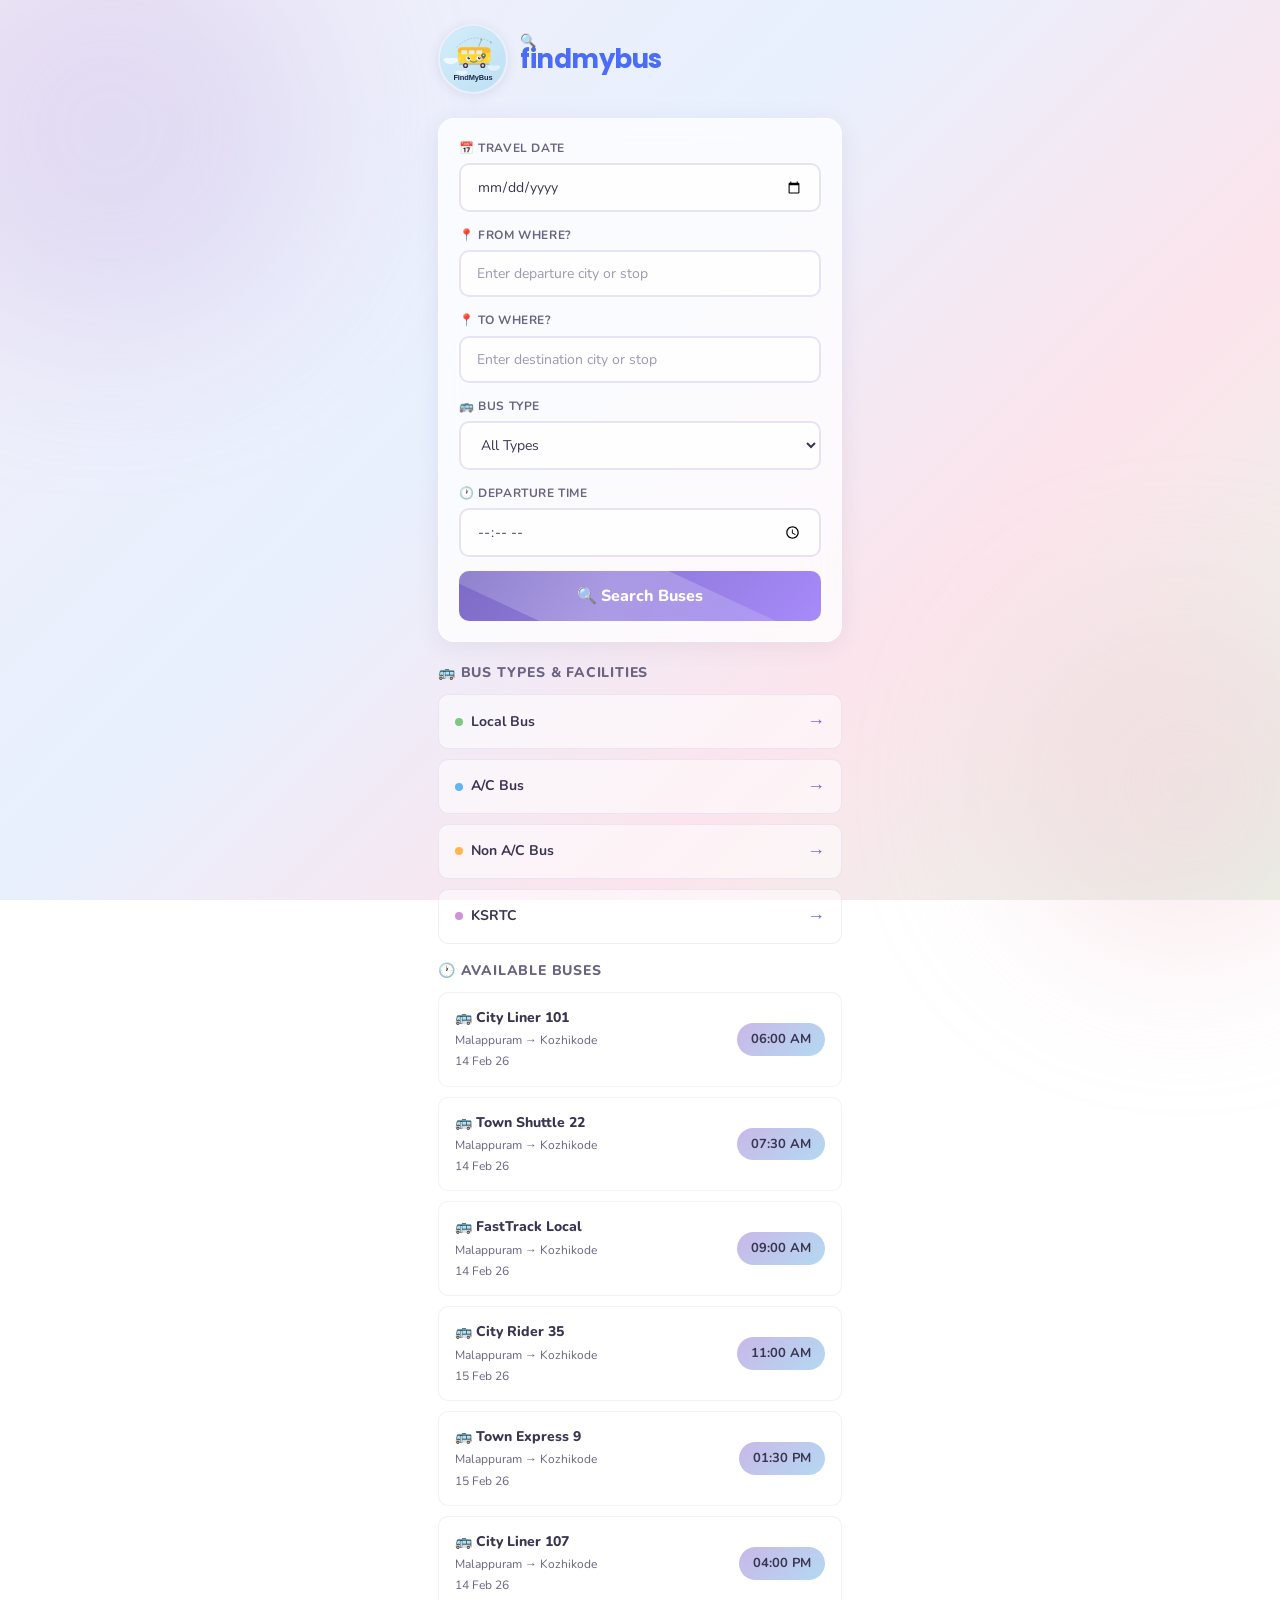
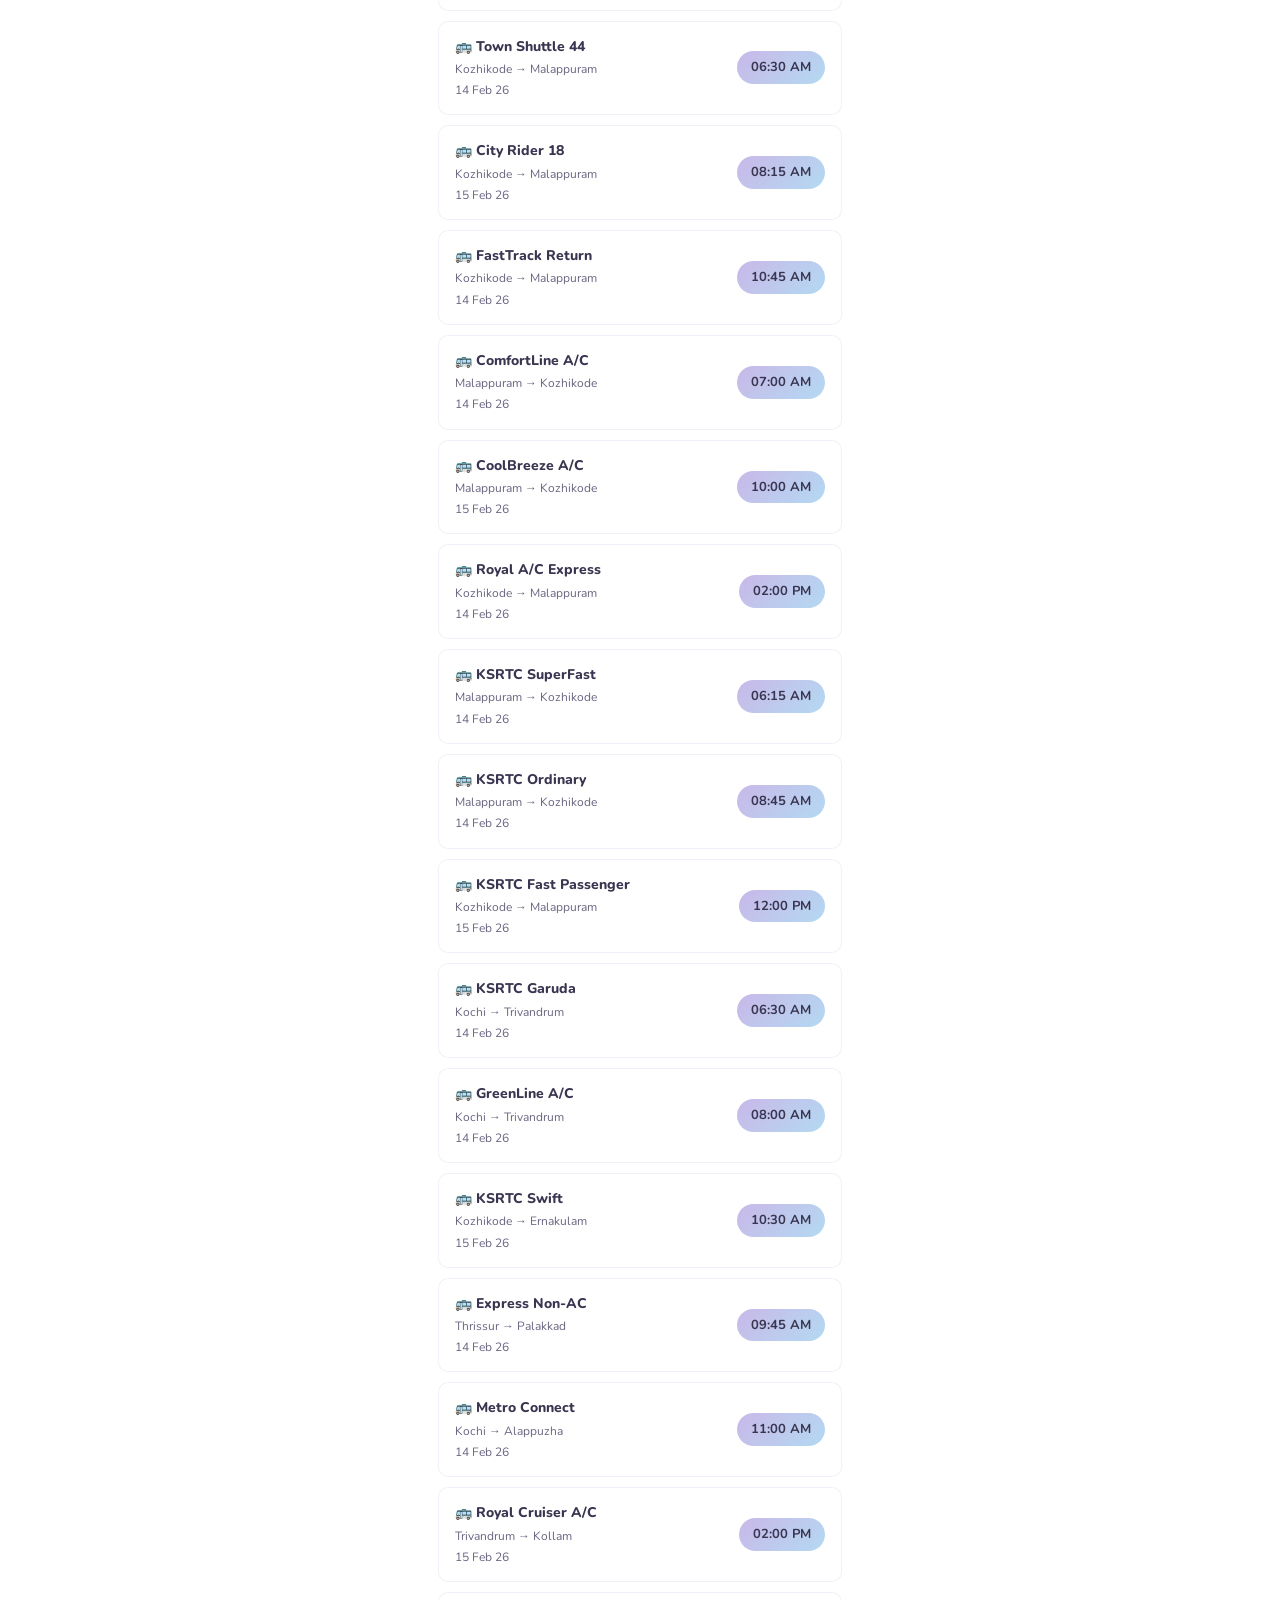
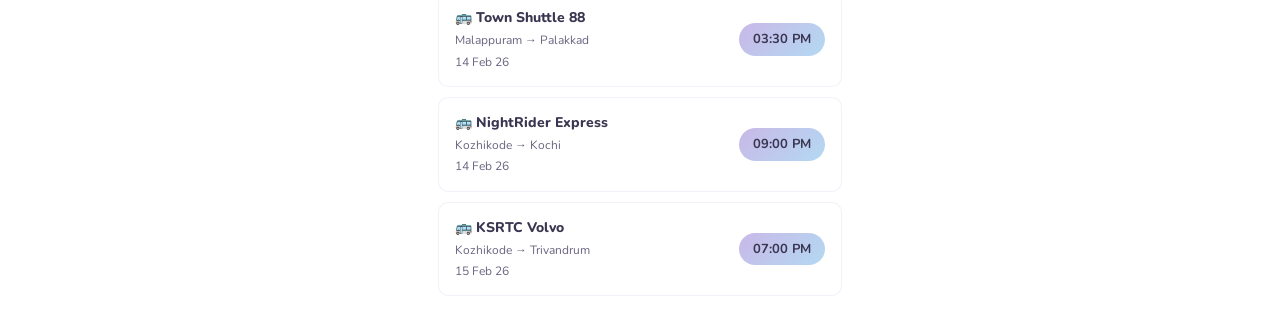
<file: index.html>
<!DOCTYPE html>
<html lang="en">

<head>
  <meta charset="UTF-8">
  <meta name="viewport" content="width=device-width, initial-scale=1.0">
  <meta name="description" content="FindMyBus — Search and book bus tickets easily with cute pastel design">
  <title>FindMyBus — Find Your Perfect Ride</title>
  <link rel="stylesheet" href="styles.css">
</head>

<body data-page="home">
  <div class="container">

    <!-- Brand Header -->
    <div class="brand">
      <!-- FindMyBus Logo -->
      <img src="logo.svg" alt="FindMyBus Logo" class="bus-icon-cute" />
      <div class="brand-text">
        <span class="search-icon-mini">🔍</span>
        <h1>findmybus</h1>
      </div>
    </div>

    <!-- Search Section -->
    <div class="glass-card mb-20">
      <div class="input-group">
        <label>📅 Travel Date</label>
        <input type="date" id="travelDate" placeholder="dd/mm/yy">
      </div>
      <div class="input-group">
        <label>📍 From Where?</label>
        <input type="text" id="fromLocation" placeholder="Enter departure city or stop">
      </div>
      <div class="input-group">
        <label>📍 To Where?</label>
        <input type="text" id="toLocation" placeholder="Enter destination city or stop">
      </div>
      <div class="input-group">
        <label>🚌 Bus Type</label>
        <select id="busType">
          <option value="all">All Types</option>
          <option value="local">Local Bus</option>
          <option value="ac">A/C Bus</option>
          <option value="nonac">Non A/C Bus</option>
          <option value="ksrtc">KSRTC</option>
        </select>
      </div>
      <div class="input-group">
        <label>🕐 Departure Time</label>
        <input type="time" id="travelTime">
      </div>
      <button class="btn-confirm" id="searchBtn" style="margin-top:6px">🔍 Search Buses</button>
    </div>

    <!-- Bus Types with Facilities -->
    <div class="section-title">🚌 Bus Types & Facilities</div>
    <div class="bus-type-list">

      <!-- Local Bus -->
      <div class="bus-type-item" id="localBusType">
        <div class="type-name"><span class="dot" style="background:#81c784"></span> Local Bus</div>
        <span class="arrow-icon">→</span>
      </div>
      <div class="facilities-panel" id="localFacilities">
        <span class="facility-tag">🚌 Regular Stops</span>
        <span class="facility-tag">🎵 Music</span>
        <span class="facility-tag">📱 Customer Support</span>
      </div>

      <!-- A/C Bus -->
      <div class="bus-type-item" id="acBusType">
        <div class="type-name"><span class="dot" style="background:#64b5f6"></span> A/C Bus</div>
        <span class="arrow-icon">→</span>
      </div>
      <div class="facilities-panel" id="acFacilities">
        <span class="facility-tag">❄️ A/C</span>
        <span class="facility-tag">📶 Free WiFi</span>
        <span class="facility-tag">🔌 Charging Plug</span>
        <span class="facility-tag">💧 Water Bottle</span>
        <span class="facility-tag">🎵 Music</span>
        <span class="facility-tag">🧻 Wipes</span>
        <span class="facility-tag">📱 Customer Support</span>
        <span class="facility-tag">🍔 Food Order</span>
      </div>

      <!-- Non A/C Bus -->
      <div class="bus-type-item" id="nonacBusType">
        <div class="type-name"><span class="dot" style="background:#ffb74d"></span> Non A/C Bus</div>
        <span class="arrow-icon">→</span>
      </div>
      <div class="facilities-panel" id="nonacFacilities">
        <span class="facility-tag">💧 Water Bottle</span>
        <span class="facility-tag">🎵 Music</span>
        <span class="facility-tag">📱 Customer Support</span>
      </div>

      <!-- KSRTC -->
      <div class="bus-type-item" id="ksrtcBusType">
        <div class="type-name"><span class="dot" style="background:#ce93d8"></span> KSRTC</div>
        <span class="arrow-icon">→</span>
      </div>
      <div class="facilities-panel" id="ksrtcFacilities">
        <span class="facility-tag">📶 Free WiFi</span>
        <span class="facility-tag">🔌 Charging Plug</span>
        <span class="facility-tag">💧 Water Bottle</span>
        <span class="facility-tag">🎵 Music</span>
        <span class="facility-tag">🧻 Wipes</span>
        <span class="facility-tag">📱 Customer Support</span>
        <span class="facility-tag">🍔 Food Order</span>
      </div>
    </div>

    <!-- Bus List -->
    <div class="section-title">🕐 Available Buses</div>
    <div id="noResults" class="no-results" style="display:none">
      <div class="no-results-icon">🔍</div>
      <p>No buses found for your search.</p>
      <p class="no-results-hint">Try changing your route, date, or bus type.</p>
    </div>
    <div class="bus-list" id="busList"></div>
  </div>

  <script src="app.js"></script>
</body>

</html>
</file>
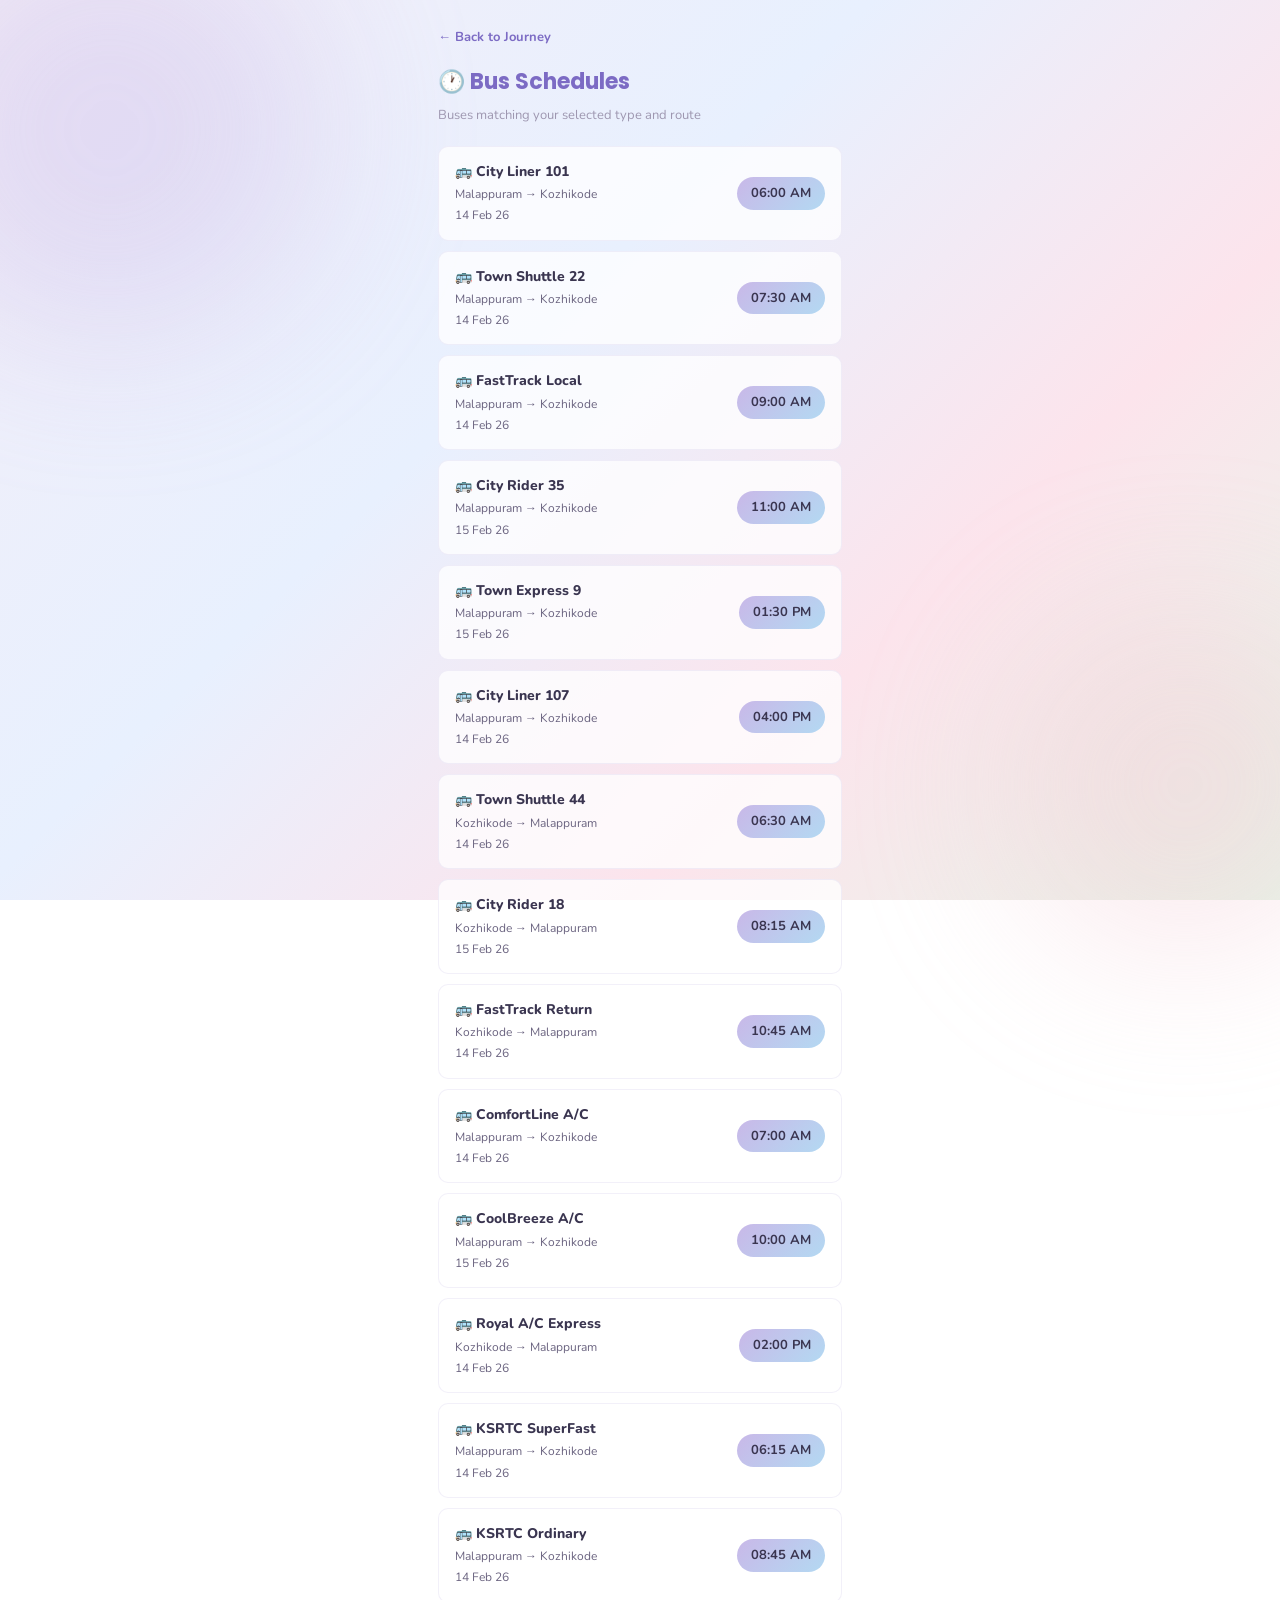
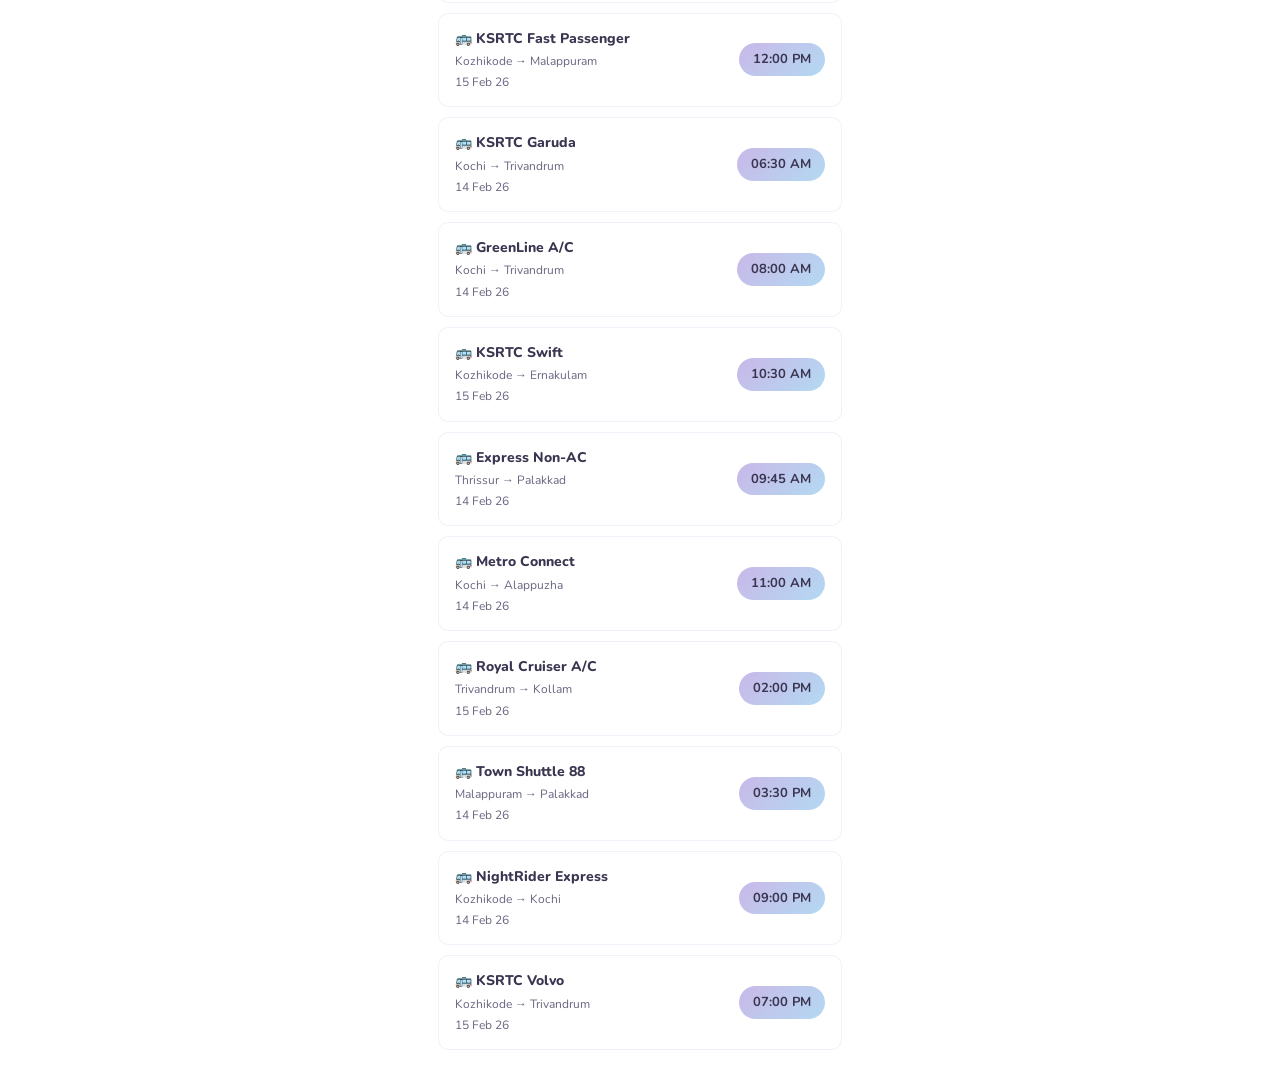
<file: bustime.html>
<!DOCTYPE html>
<html lang="en">

<head>
    <meta charset="UTF-8">
    <meta name="viewport" content="width=device-width, initial-scale=1.0">
    <meta name="description" content="FindMyBus — View bus schedules and timings">
    <title>FindMyBus — Bus Time</title>
    <link rel="stylesheet" href="styles.css">
</head>

<body data-page="bustime">
    <div class="container">

        <a href="journey.html" class="back-link">← Back to Journey</a>

        <h1 class="page-headline">🕐 Bus Schedules</h1>
        <p class="page-sub">Buses matching your selected type and route</p>

        <div class="bus-list" id="timeList"></div>

    </div>

    <script src="app.js"></script>
</body>

</html>
</file>
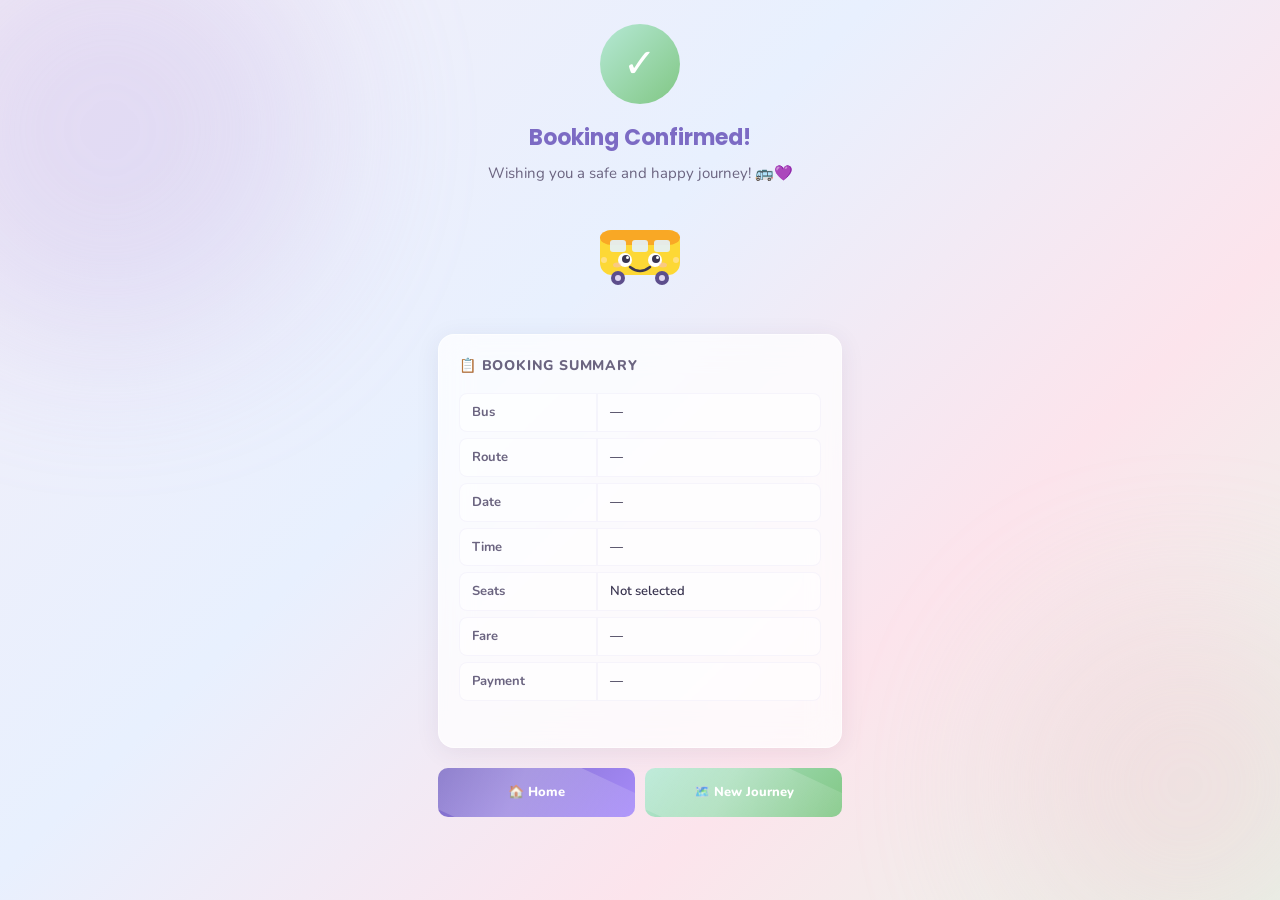
<file: confirmation.html>
<!DOCTYPE html>
<html lang="en">

<head>
    <meta charset="UTF-8">
    <meta name="viewport" content="width=device-width, initial-scale=1.0">
    <meta name="description" content="FindMyBus — Your booking is confirmed! Have a safe journey">
    <title>FindMyBus — Booking Confirmed!</title>
    <link rel="stylesheet" href="styles.css">
</head>

<body data-page="confirm">
    <div class="container">

        <div class="confirm-page">

            <!-- Success Check -->
            <div class="check-circle">✓</div>

            <h2>Booking Confirmed!</h2>
            <p class="wish-text">Wishing you a safe and happy journey! 🚌💜</p>

            <!-- Cute bus for farewell -->
            <div style="margin:0 auto 20px;width:100px">
                <svg viewBox="0 0 100 100" xmlns="http://www.w3.org/2000/svg">
                    <rect x="10" y="25" width="80" height="45" rx="12" fill="#fdd835" />
                    <rect x="10" y="25" width="80" height="15" rx="12" fill="#f9a825" />
                    <rect x="20" y="35" width="16" height="12" rx="3" fill="#e3f2fd" opacity="0.9" />
                    <rect x="42" y="35" width="16" height="12" rx="3" fill="#e3f2fd" opacity="0.9" />
                    <rect x="64" y="35" width="16" height="12" rx="3" fill="#e3f2fd" opacity="0.9" />
                    <circle cx="35" cy="55" r="7" fill="#fff" />
                    <circle cx="65" cy="55" r="7" fill="#fff" />
                    <circle cx="36" cy="54" r="4" fill="#3a3550" />
                    <circle cx="66" cy="54" r="4" fill="#3a3550" />
                    <circle cx="37.5" cy="52.5" r="1.5" fill="#fff" />
                    <circle cx="67.5" cy="52.5" r="1.5" fill="#fff" />
                    <path d="M 40 62 Q 50 70 60 62" stroke="#3a3550" stroke-width="2.5" fill="none"
                        stroke-linecap="round" />
                    <circle cx="28" cy="73" r="7" fill="#5d4e8c" />
                    <circle cx="28" cy="73" r="3" fill="#e0d6f2" />
                    <circle cx="72" cy="73" r="7" fill="#5d4e8c" />
                    <circle cx="72" cy="73" r="3" fill="#e0d6f2" />
                    <circle cx="14" cy="55" r="3" fill="#ffe082" />
                    <circle cx="86" cy="55" r="3" fill="#ffe082" />
                    <ellipse cx="27" cy="60" rx="4" ry="2.5" fill="#f8bbd0" opacity="0.5" />
                    <ellipse cx="73" cy="60" rx="4" ry="2.5" fill="#f8bbd0" opacity="0.5" />
                </svg>
            </div>

            <!-- Summary Table -->
            <div class="glass-card" style="text-align:left">
                <div class="section-title">📋 Booking Summary</div>
                <table class="summary-table">
                    <tbody id="summaryBody"></tbody>
                </table>
            </div>

            <!-- Actions -->
            <div style="margin-top:20px;display:flex;gap:10px">
                <a href="index.html" class="btn-confirm"
                    style="text-decoration:none;text-align:center;flex:1;font-size:13px">🏠 Home</a>
                <a href="journey.html" class="btn-confirm"
                    style="text-decoration:none;text-align:center;flex:1;font-size:13px;background:linear-gradient(135deg,#b5e8d5,#81c784)">🗺️
                    New Journey</a>
            </div>

        </div>

    </div>

    <script src="app.js"></script>
</body>

</html>
</file>
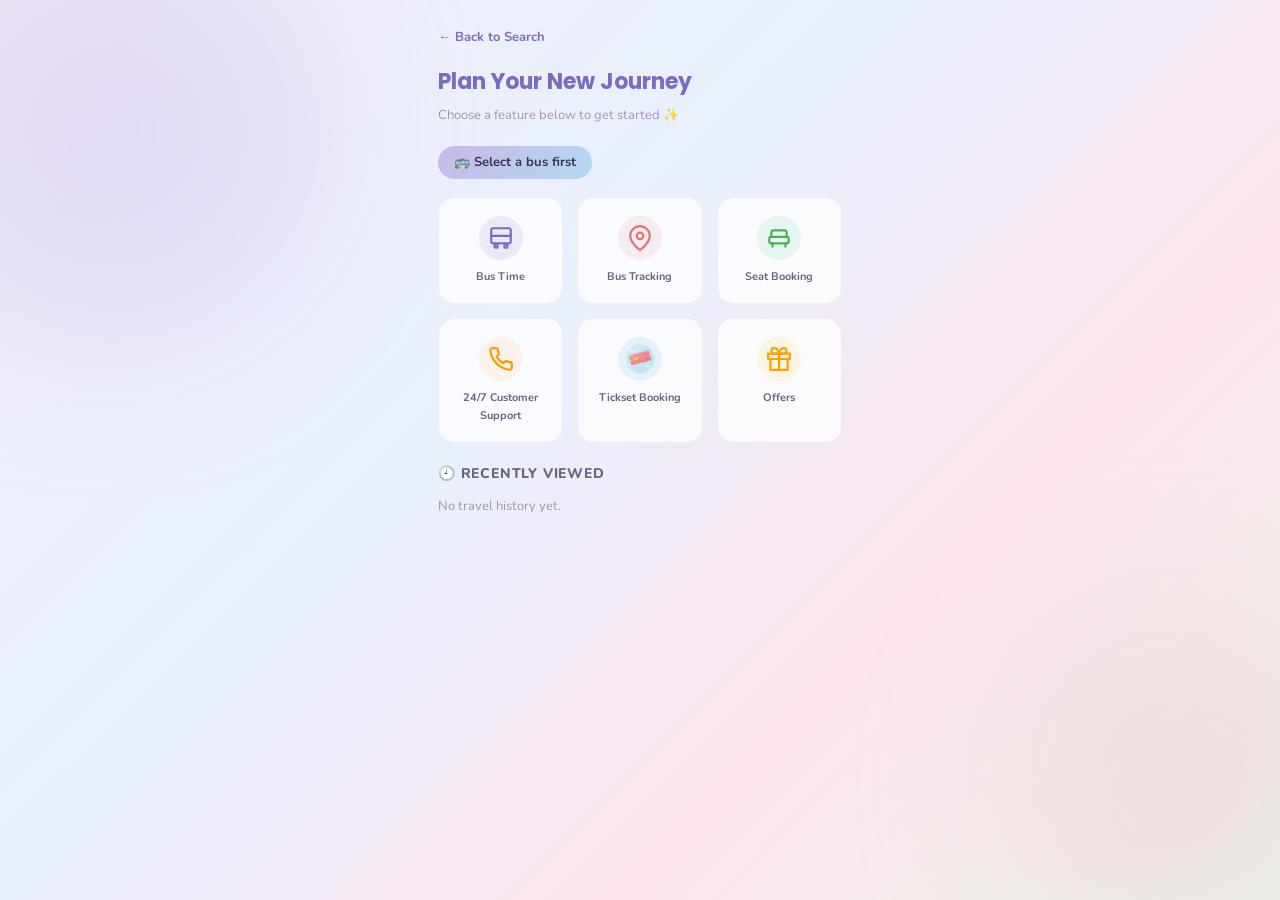
<file: journey.html>
<!DOCTYPE html>
<html lang="en">

<head>
    <meta charset="UTF-8">
    <meta name="viewport" content="width=device-width, initial-scale=1.0">
    <meta name="description" content="Plan your new journey with FindMyBus — bus time, tracking, seat booking and more">
    <title>FindMyBus — Plan Your Journey</title>
    <link rel="stylesheet" href="styles.css">
</head>

<body data-page="journey">
    <div class="container">

        <a href="index.html" class="back-link">← Back to Search</a>

        <h1 class="page-headline" style="color:#7c6bc4">Plan Your New Journey</h1>
        <p class="page-sub">Choose a feature below to get started ✨</p>

        <!-- Selected Bus -->
        <div class="selected-bus-badge" id="selectedBusName">🚌 Select a bus first</div>

        <!-- Feature Grid (invisible table — 2 col × 3 row) -->
        <div class="feature-grid">

            <a href="bustime.html" class="feature-card">
                <div class="ficon lavender">
                    <!-- Bus icon -->
                    <svg width="26" height="26" viewBox="0 0 24 24" fill="none" stroke="#7c6bc4" stroke-width="2"
                        stroke-linecap="round" stroke-linejoin="round">
                        <rect x="3" y="3" width="18" height="14" rx="2" />
                        <line x1="3" y1="10" x2="21" y2="10" />
                        <circle cx="7.5" cy="19.5" r="1.5" />
                        <circle cx="16.5" cy="19.5" r="1.5" />
                    </svg>
                </div>
                <div class="flabel">Bus Time</div>
            </a>

            <a href="tracking.html" class="feature-card">
                <div class="ficon pink">
                    <!-- Tracking / Map pin icon -->
                    <svg width="26" height="26" viewBox="0 0 24 24" fill="none" stroke="#e57373" stroke-width="2"
                        stroke-linecap="round" stroke-linejoin="round">
                        <path d="M21 10c0 7-9 13-9 13S3 17 3 10a9 9 0 1 1 18 0z" />
                        <circle cx="12" cy="10" r="3" />
                    </svg>
                </div>
                <div class="flabel">Bus Tracking</div>
            </a>

            <a href="seats.html" class="feature-card">
                <div class="ficon mint">
                    <!-- Seat icon -->
                    <svg width="26" height="26" viewBox="0 0 24 24" fill="none" stroke="#4caf50" stroke-width="2"
                        stroke-linecap="round" stroke-linejoin="round">
                        <path d="M5 11V7a2 2 0 0 1 2-2h10a2 2 0 0 1 2 2v4" />
                        <rect x="3" y="11" width="18" height="6" rx="2" />
                        <line x1="6" y1="17" x2="6" y2="20" />
                        <line x1="18" y1="17" x2="18" y2="20" />
                    </svg>
                </div>
                <div class="flabel">Seat Booking</div>
            </a>

            <a href="support.html" class="feature-card">
                <div class="ficon peach">
                    <!-- Customer care icon -->
                    <svg width="26" height="26" viewBox="0 0 24 24" fill="none" stroke="#ff9800" stroke-width="2"
                        stroke-linecap="round" stroke-linejoin="round">
                        <path
                            d="M22 16.92V19.92a2 2 0 0 1-2.18 2 19.86 19.86 0 0 1-8.63-3.07 19.5 19.5 0 0 1-6-6A19.86 19.86 0 0 1 2.12 4.18 2 2 0 0 1 4.11 2h3a2 2 0 0 1 2 1.72c.127.96.362 1.903.7 2.81a2 2 0 0 1-.45 2.11L8.09 9.91a16 16 0 0 0 6 6l1.27-1.27a2 2 0 0 1 2.11-.45c.907.339 1.85.574 2.81.7A2 2 0 0 1 22 16.92z" />
                    </svg>
                </div>
                <div class="flabel">24/7 Customer Support</div>
            </a>

            <a href="ticket.html" class="feature-card">
                <div class="ficon sky">
                    <!-- Ticket icon -->
                    <img src="ticket.svg" alt="Ticket" style="width:32px;height:32px;" />
                </div>
                <div class="flabel">Tickset Booking</div>
            </a>

            <a href="offers.html" class="feature-card">
                <div class="ficon yellow">
                    <!-- Offers / Gift icon -->
                    <svg width="26" height="26" viewBox="0 0 24 24" fill="none" stroke="#ffa000" stroke-width="2"
                        stroke-linecap="round" stroke-linejoin="round">
                        <polyline points="20 12 20 22 4 22 4 12" />
                        <rect x="2" y="7" width="20" height="5" />
                        <line x1="12" y1="22" x2="12" y2="7" />
                        <path d="M12 7H7.5a2.5 2.5 0 0 1 0-5C11 2 12 7 12 7z" />
                        <path d="M12 7h4.5a2.5 2.5 0 0 0 0-5C13 2 12 7 12 7z" />
                    </svg>
                </div>
                <div class="flabel">Offers</div>
            </a>
        </div>

        <!-- Travel History -->
        <div class="section-title">🕘 Recently Viewed</div>
        <div id="historyList"></div>

    </div>

    <script src="app.js"></script>
</body>

</html>
</file>
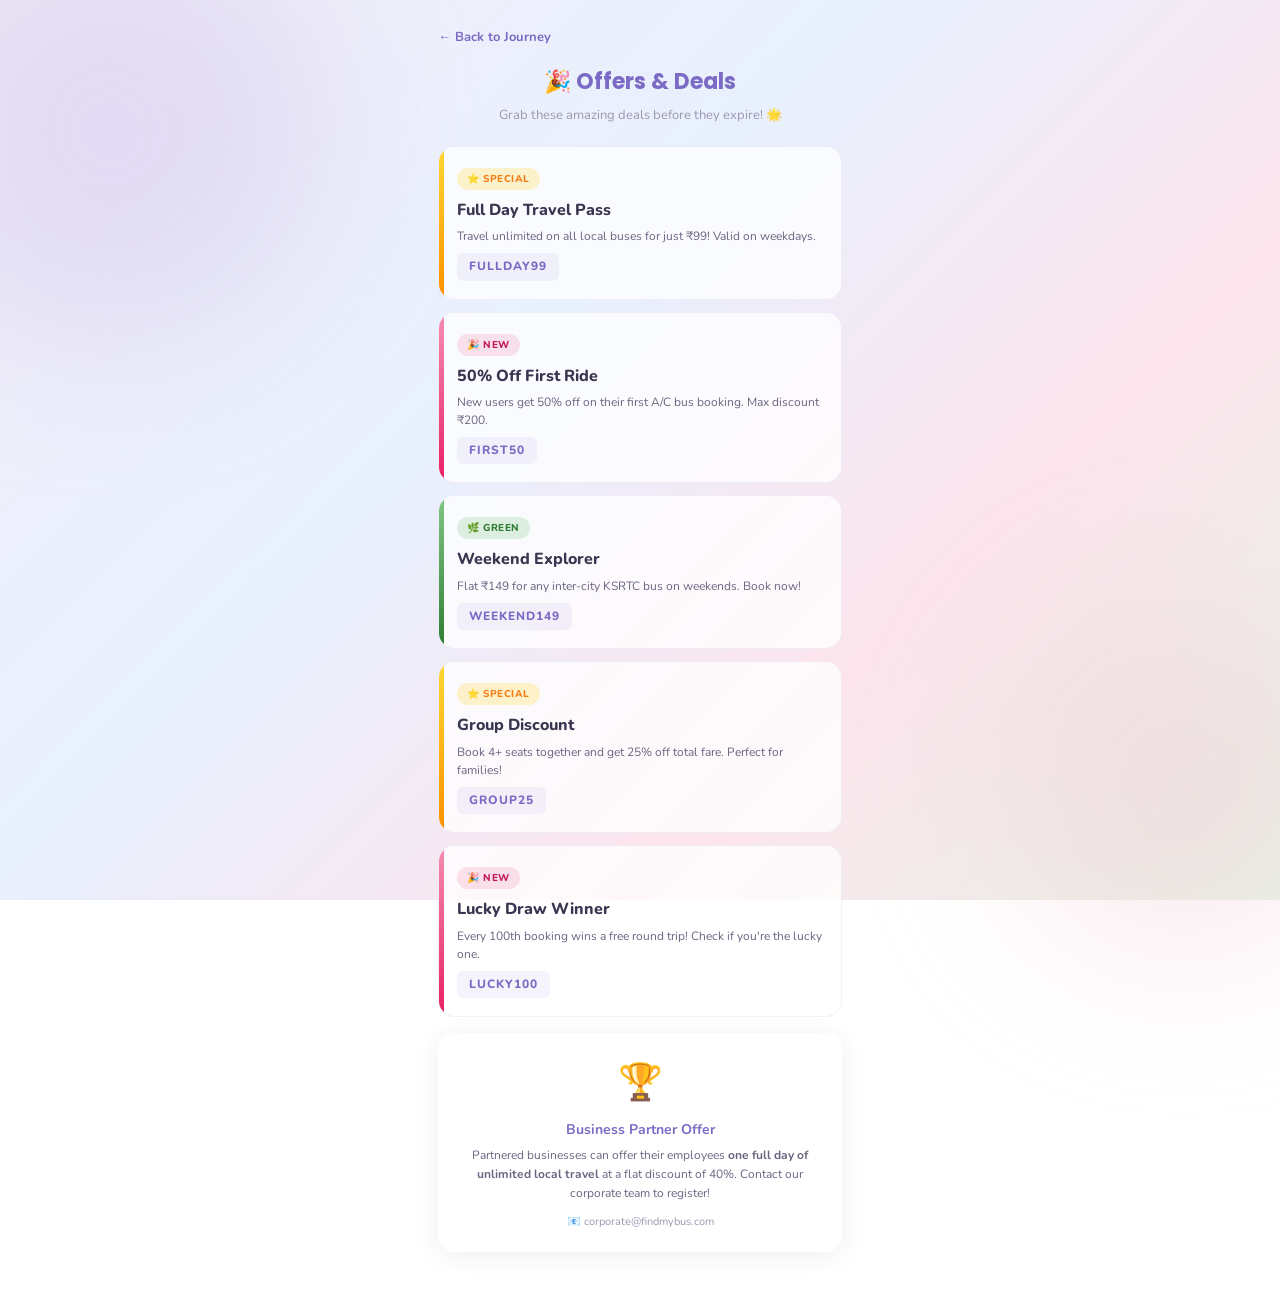
<file: offers.html>
<!DOCTYPE html>
<html lang="en">

<head>
    <meta charset="UTF-8">
    <meta name="viewport" content="width=device-width, initial-scale=1.0">
    <meta name="description" content="FindMyBus — Current offers, discounts and coupon deals">
    <title>FindMyBus — Offers & Deals</title>
    <link rel="stylesheet" href="styles.css">
</head>

<body data-page="offers">
    <div class="container">

        <a href="journey.html" class="back-link">← Back to Journey</a>

        <h1 class="page-headline text-center">🎉 Offers & Deals</h1>
        <p class="page-sub text-center">Grab these amazing deals before they expire! 🌟</p>

        <div id="offersList"></div>

        <!-- Extra static promo -->
        <div class="glass-card text-center" style="margin-top:16px;padding:20px">
            <div style="font-size:36px;margin-bottom:8px">🏆</div>
            <p style="font-size:14px;font-weight:700;color:var(--accent);margin-bottom:4px">Business Partner Offer</p>
            <p style="font-size:12px;color:var(--text-secondary);margin-bottom:10px">
                Partnered businesses can offer their employees <strong>one full day of unlimited local travel</strong>
                at a flat discount of 40%. Contact our corporate team to register!
            </p>
            <p style="font-size:11px;color:var(--text-muted)">📧 corporate@findmybus.com</p>
        </div>

    </div>

    <script src="app.js"></script>
</body>

</html>
</file>
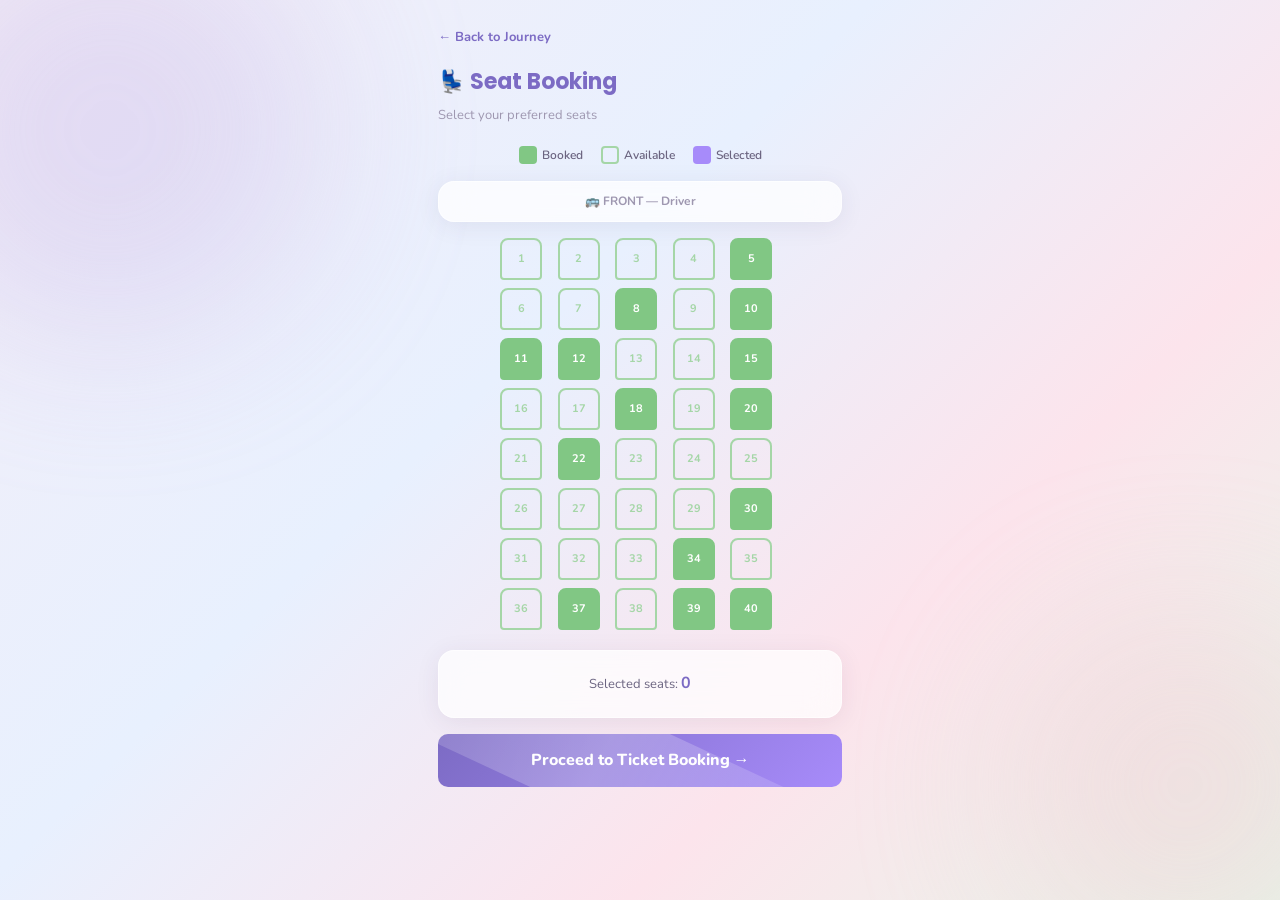
<file: seats.html>
<!DOCTYPE html>
<html lang="en">

<head>
    <meta charset="UTF-8">
    <meta name="viewport" content="width=device-width, initial-scale=1.0">
    <meta name="description" content="FindMyBus — Choose your seat and book it right away">
    <title>FindMyBus — Seat Booking</title>
    <link rel="stylesheet" href="styles.css">
</head>

<body data-page="seats">
    <div class="container">

        <a href="journey.html" class="back-link">← Back to Journey</a>

        <h1 class="page-headline">💺 Seat Booking</h1>
        <p class="page-sub" id="seatBusInfo">Select your preferred seats</p>

        <!-- Legend -->
        <div class="seat-legend">
            <span>
                <div class="leg-box booked-leg"></div> Booked
            </span>
            <span>
                <div class="leg-box available-leg"></div> Available
            </span>
            <span>
                <div class="leg-box selected-leg"></div> Selected
            </span>
        </div>

        <!-- Driver area -->
        <div class="glass-card mb-16 text-center"
            style="padding:10px;font-size:12px;font-weight:700;color:var(--text-muted)">
            🚌 FRONT — Driver
        </div>

        <!-- Seat Grid -->
        <div class="seat-grid" id="seatGrid"></div>

        <div class="glass-card text-center mb-16">
            <span style="font-size:13px;color:var(--text-secondary)">Selected seats: </span>
            <strong id="selectedCount" style="color:var(--accent);font-size:16px">0</strong>
        </div>

        <a href="ticket.html" class="btn-confirm" style="text-decoration:none;text-align:center;display:block">Proceed
            to Ticket Booking →</a>

    </div>

    <script src="app.js"></script>
</body>

</html>
</file>
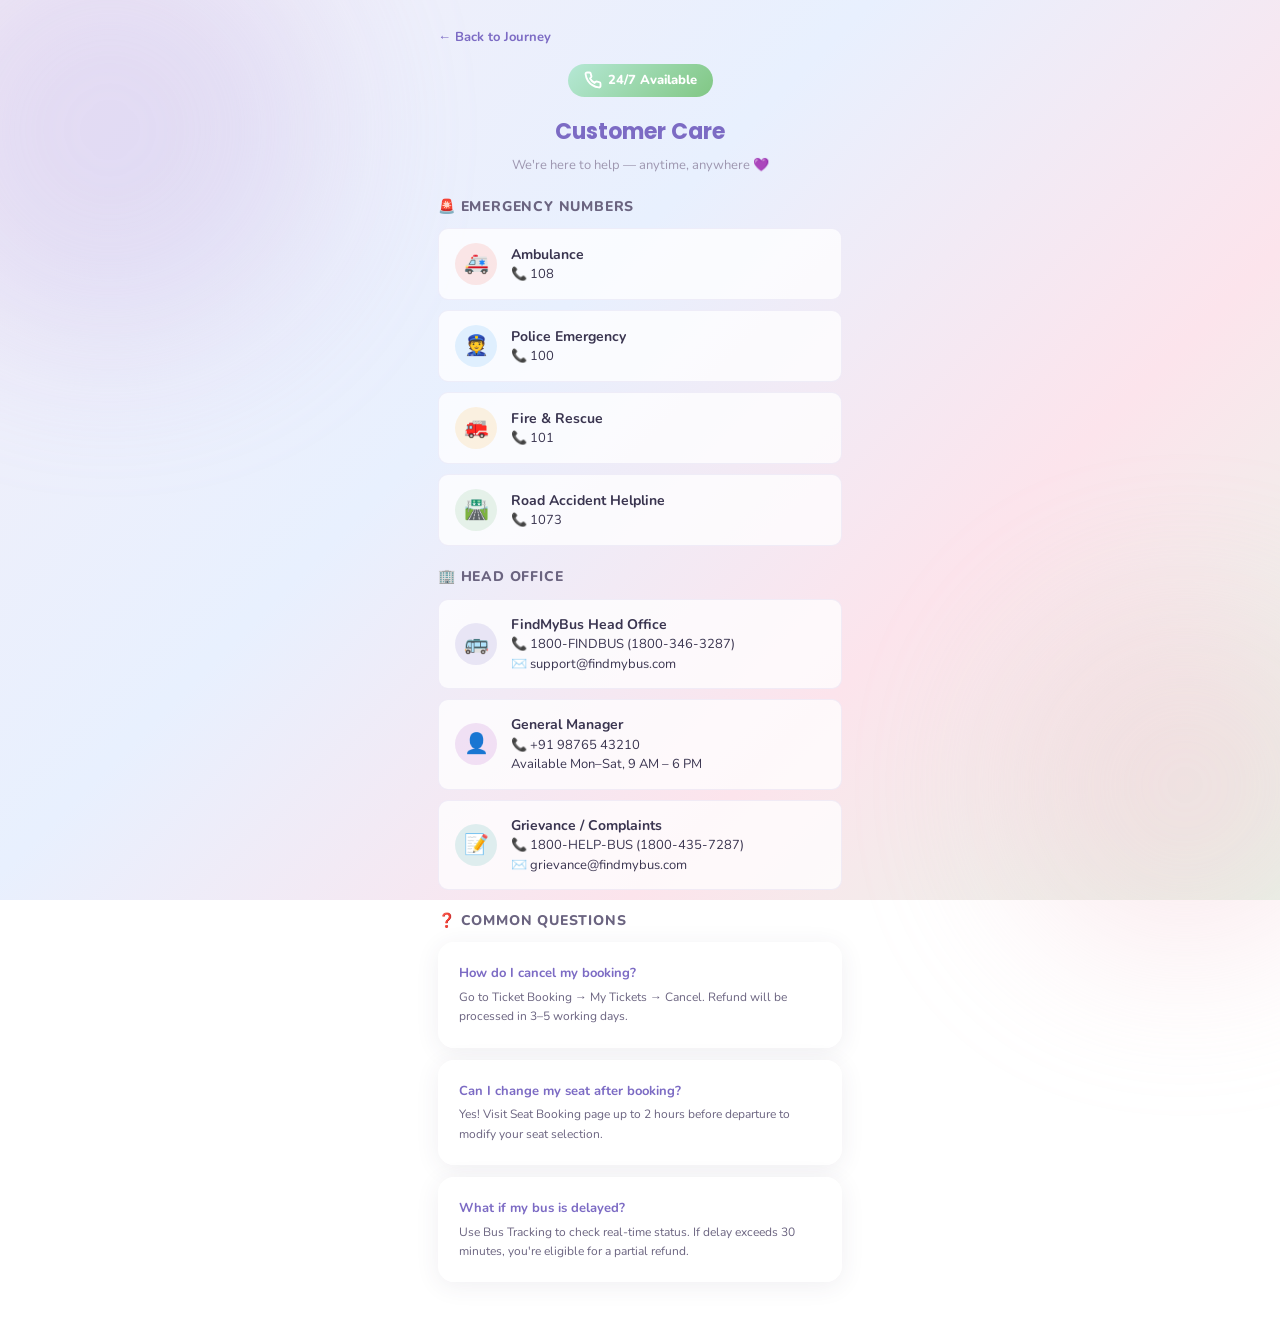
<file: support.html>
<!DOCTYPE html>
<html lang="en">

<head>
    <meta charset="UTF-8">
    <meta name="viewport" content="width=device-width, initial-scale=1.0">
    <meta name="description" content="FindMyBus — 24/7 Customer Support and Emergency Contacts">
    <title>FindMyBus — Customer Support</title>
    <link rel="stylesheet" href="styles.css">
</head>

<body data-page="support">
    <div class="container">

        <a href="journey.html" class="back-link">← Back to Journey</a>

        <!-- 24/7 Badge -->
        <div class="text-center mb-16">
            <div class="badge-247" style="margin:0 auto">
                <svg width="18" height="18" viewBox="0 0 24 24" fill="none" stroke="#fff" stroke-width="2.5"
                    stroke-linecap="round" stroke-linejoin="round">
                    <path
                        d="M22 16.92V19.92a2 2 0 0 1-2.18 2 19.86 19.86 0 0 1-8.63-3.07 19.5 19.5 0 0 1-6-6A19.86 19.86 0 0 1 2.12 4.18 2 2 0 0 1 4.11 2h3a2 2 0 0 1 2 1.72c.127.96.362 1.903.7 2.81a2 2 0 0 1-.45 2.11L8.09 9.91a16 16 0 0 0 6 6l1.27-1.27a2 2 0 0 1 2.11-.45c.907.339 1.85.574 2.81.7A2 2 0 0 1 22 16.92z" />
                </svg>
                24/7 Available
            </div>
        </div>

        <h1 class="page-headline text-center">Customer Care</h1>
        <p class="page-sub text-center">We're here to help — anytime, anywhere 💜</p>

        <!-- Emergency Numbers -->
        <div class="section-title">🚨 Emergency Numbers</div>

        <div class="contact-card">
            <div class="cc-icon" style="background:rgba(244,67,54,0.12)">🚑</div>
            <div class="cc-info">
                <strong>Ambulance</strong><br>
                📞 108
            </div>
        </div>

        <div class="contact-card">
            <div class="cc-icon" style="background:rgba(33,150,243,0.12)">👮</div>
            <div class="cc-info">
                <strong>Police Emergency</strong><br>
                📞 100
            </div>
        </div>

        <div class="contact-card">
            <div class="cc-icon" style="background:rgba(255,152,0,0.12)">🚒</div>
            <div class="cc-info">
                <strong>Fire & Rescue</strong><br>
                📞 101
            </div>
        </div>

        <div class="contact-card">
            <div class="cc-icon" style="background:rgba(76,175,80,0.12)">🛣️</div>
            <div class="cc-info">
                <strong>Road Accident Helpline</strong><br>
                📞 1073
            </div>
        </div>

        <!-- Main Office -->
        <div class="section-title" style="margin-top:20px">🏢 Head Office</div>

        <div class="contact-card">
            <div class="cc-icon" style="background:rgba(124,107,196,0.15)">🚌</div>
            <div class="cc-info">
                <strong>FindMyBus Head Office</strong><br>
                📞 1800-FINDBUS (1800-346-3287)<br>
                ✉️ support@findmybus.com
            </div>
        </div>

        <div class="contact-card">
            <div class="cc-icon" style="background:rgba(156,39,176,0.12)">👤</div>
            <div class="cc-info">
                <strong>General Manager</strong><br>
                📞 +91 98765 43210<br>
                Available Mon–Sat, 9 AM – 6 PM
            </div>
        </div>

        <div class="contact-card">
            <div class="cc-icon" style="background:rgba(0,150,136,0.12)">📝</div>
            <div class="cc-info">
                <strong>Grievance / Complaints</strong><br>
                📞 1800-HELP-BUS (1800-435-7287)<br>
                ✉️ grievance@findmybus.com
            </div>
        </div>

        <!-- FAQ snippet -->
        <div class="section-title" style="margin-top:20px">❓ Common Questions</div>

        <div class="glass-card mb-12">
            <p style="font-size:13px;font-weight:700;color:var(--accent);margin-bottom:4px">How do I cancel my booking?
            </p>
            <p style="font-size:12px;color:var(--text-secondary)">Go to Ticket Booking → My Tickets → Cancel. Refund
                will be processed in 3–5 working days.</p>
        </div>
        <div class="glass-card mb-12">
            <p style="font-size:13px;font-weight:700;color:var(--accent);margin-bottom:4px">Can I change my seat after
                booking?</p>
            <p style="font-size:12px;color:var(--text-secondary)">Yes! Visit Seat Booking page up to 2 hours before
                departure to modify your seat selection.</p>
        </div>
        <div class="glass-card mb-12">
            <p style="font-size:13px;font-weight:700;color:var(--accent);margin-bottom:4px">What if my bus is delayed?
            </p>
            <p style="font-size:12px;color:var(--text-secondary)">Use Bus Tracking to check real-time status. If delay
                exceeds 30 minutes, you're eligible for a partial refund.</p>
        </div>

    </div>

    <script src="app.js"></script>
</body>

</html>
</file>
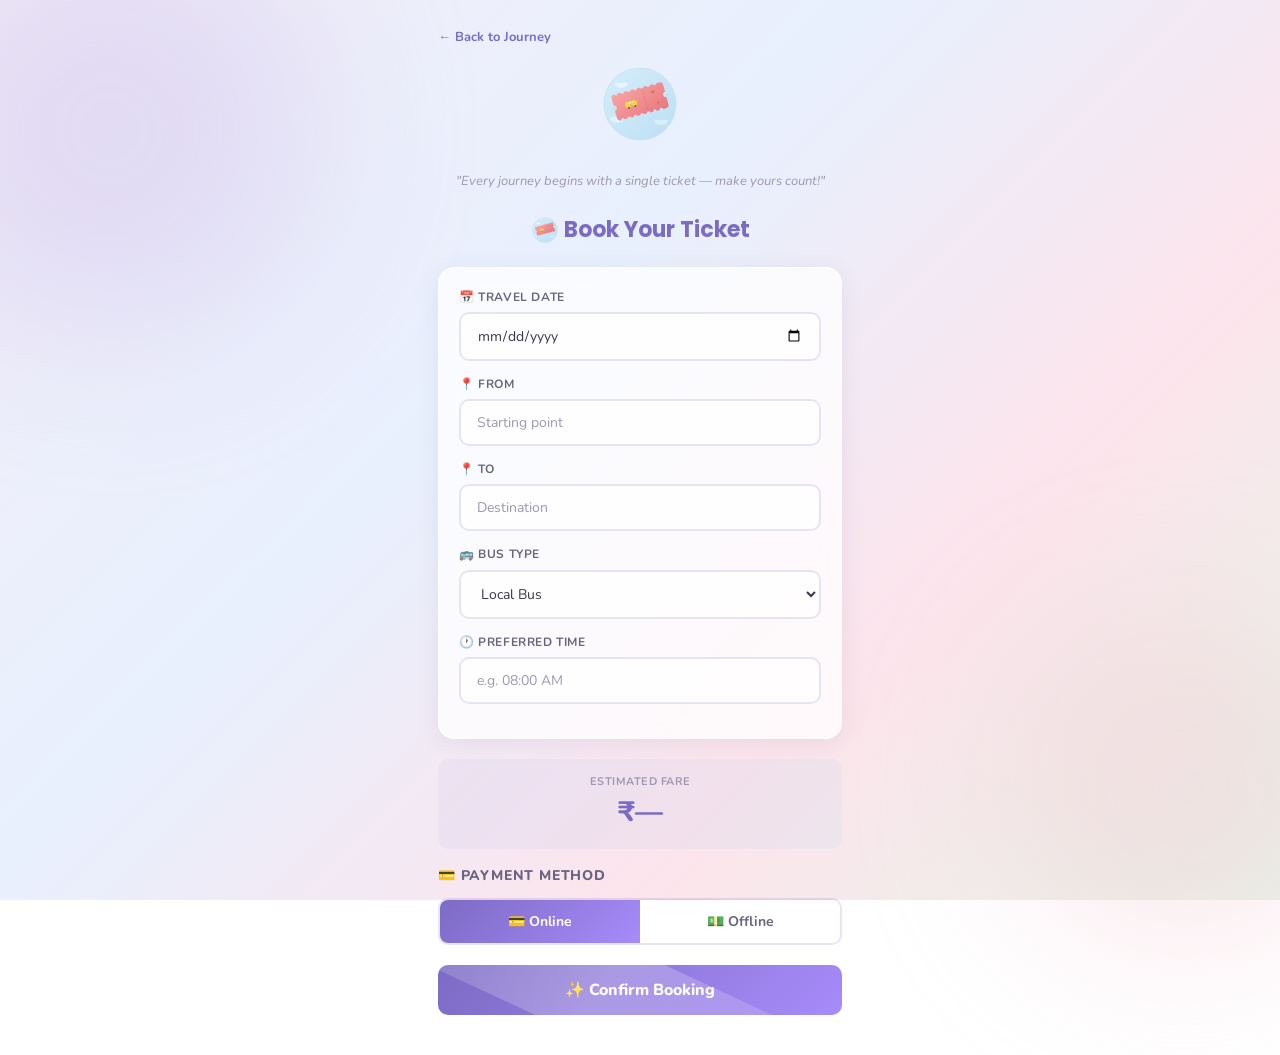
<file: ticket.html>
<!DOCTYPE html>
<html lang="en">

<head>
    <meta charset="UTF-8">
    <meta name="viewport" content="width=device-width, initial-scale=1.0">
    <meta name="description" content="FindMyBus — Book your bus tickets online or offline">
    <title>FindMyBus — Ticket Booking</title>
    <link rel="stylesheet" href="styles.css">
</head>

<body data-page="ticket">
    <div class="container">

        <a href="journey.html" class="back-link">← Back to Journey</a>

        <!-- Ticket Icons -->
        <div class="ticket-header">
            <div class="ticket-icons"><img src="ticket.svg" alt="Ticket" style="width:80px;height:80px;" /></div>
            <p class="ticket-quote">"Every journey begins with a single ticket — make yours count!"</p>
        </div>

        <h1 class="page-headline text-center mb-20"><img src="ticket.svg" alt="Ticket"
                style="width:28px;height:28px;vertical-align:middle;" /> Book Your Ticket</h1>

        <!-- Booking Form -->
        <div class="glass-card mb-20">
            <div class="input-group">
                <label>📅 Travel Date</label>
                <input type="date" id="tDate">
            </div>
            <div class="input-group">
                <label>📍 From</label>
                <input type="text" id="tFrom" placeholder="Starting point">
            </div>
            <div class="input-group">
                <label>📍 To</label>
                <input type="text" id="tTo" placeholder="Destination">
            </div>
            <div class="input-group">
                <label>🚌 Bus Type</label>
                <select id="tBusType">
                    <option value="local">Local Bus</option>
                    <option value="ac">A/C Bus</option>
                    <option value="nonac">Non A/C Bus</option>
                    <option value="ksrtc">KSRTC</option>
                </select>
            </div>
            <div class="input-group">
                <label>🕐 Preferred Time</label>
                <input type="text" id="tTime" placeholder="e.g. 08:00 AM">
            </div>
        </div>

        <!-- Ticket Rate -->
        <div class="rate-display">
            <div class="rate-label">Estimated Fare</div>
            <div class="rate-value" id="ticketRate">₹—</div>
        </div>

        <!-- Payment Toggle -->
        <div class="section-title">💳 Payment Method</div>
        <div class="payment-toggle mb-20">
            <button class="active" data-mode="online">💳 Online</button>
            <button data-mode="offline">💵 Offline</button>
        </div>

        <!-- Confirm Button -->
        <button class="btn-confirm" id="confirmTicket">
            ✨ Confirm Booking
        </button>

    </div>

    <script src="app.js"></script>
</body>

</html>
</file>
<file: styles.css>
/* ============================================
   FindMyBus — Shared Styles
   Pastel, silent, cute theme
   ============================================ */

@import url('https://fonts.googleapis.com/css2?family=Nunito:wght@400;600;700;800&family=Poppins:wght@300;400;500;600;700&display=swap');

/* ---------- CSS Variables ---------- */
:root {
  --bg-primary: #f3eef8;
  --bg-secondary: #e8f0fe;
  --bg-card: rgba(255, 255, 255, 0.75);
  --bg-glass: rgba(255, 255, 255, 0.55);

  --pastel-lavender: #c9b8e8;
  --pastel-pink: #f2c6d0;
  --pastel-mint: #b5e8d5;
  --pastel-peach: #fdd9b5;
  --pastel-sky: #b3d9f2;
  --pastel-yellow: #fce9a6;
  --pastel-lilac: #d5c6f0;
  --pastel-rose: #f7b7c5;

  --text-primary: #3a3550;
  --text-secondary: #6b6480;
  --text-muted: #9e97b0;
  --text-blue: #4a6cf7;
  --text-white: #ffffff;

  --bus-yellow: #fdd835;
  --bus-yellow-dark: #f9a825;
  --green-booked: #81c784;
  --green-outline: #a5d6a7;
  --accent: #7c6bc4;
  --accent-light: #a78bfa;

  --radius: 16px;
  --radius-sm: 10px;
  --radius-lg: 24px;
  --shadow: 0 4px 24px rgba(60, 50, 90, 0.08);
  --shadow-hover: 0 8px 32px rgba(60, 50, 90, 0.14);
  --transition: all 0.3s cubic-bezier(.4, 0, .2, 1);
}

/* ---------- Reset ---------- */
*,
*::before,
*::after {
  margin: 0;
  padding: 0;
  box-sizing: border-box;
}

html {
  scroll-behavior: smooth;
}

body {
  font-family: 'Nunito', 'Poppins', sans-serif;
  background: linear-gradient(135deg, #f3eef8 0%, #e8f0fe 40%, #fce4ec 70%, #e8f5e9 100%);
  background-attachment: fixed;
  color: var(--text-primary);
  min-height: 100vh;
  line-height: 1.6;
  overflow-x: hidden;
}

/* subtle floating blobs for "silent" background */
body::before,
body::after {
  content: '';
  position: fixed;
  border-radius: 50%;
  filter: blur(80px);
  opacity: 0.35;
  z-index: -1;
  pointer-events: none;
}

body::before {
  width: 420px;
  height: 420px;
  background: var(--pastel-lavender);
  top: -80px;
  left: -100px;
  animation: floatBlob 18s ease-in-out infinite alternate;
}

body::after {
  width: 350px;
  height: 350px;
  background: var(--pastel-pink);
  bottom: -60px;
  right: -80px;
  animation: floatBlob 22s ease-in-out infinite alternate-reverse;
}

@keyframes floatBlob {
  0% {
    transform: translate(0, 0) scale(1);
  }

  50% {
    transform: translate(40px, 30px) scale(1.08);
  }

  100% {
    transform: translate(-20px, 50px) scale(0.95);
  }
}

/* ---------- Container ---------- */
.container {
  max-width: 440px;
  margin: 0 auto;
  padding: 24px 18px 40px;
  position: relative;
}

/* ---------- Glass Card ---------- */
.glass-card {
  background: var(--bg-card);
  backdrop-filter: blur(16px);
  -webkit-backdrop-filter: blur(16px);
  border: 1px solid rgba(255, 255, 255, 0.6);
  border-radius: var(--radius);
  padding: 20px;
  box-shadow: var(--shadow);
  transition: var(--transition);
}

.glass-card:hover {
  box-shadow: var(--shadow-hover);
  transform: translateY(-2px);
}

/* ---------- Header / Brand ---------- */
.brand {
  display: flex;
  align-items: center;
  gap: 12px;
  margin-bottom: 24px;
}

.brand-text {
  position: relative;
}

.brand-text h1 {
  font-family: 'Poppins', sans-serif;
  font-size: 26px;
  font-weight: 700;
  color: var(--text-blue);
  letter-spacing: -0.5px;
  line-height: 1.1;
}

.brand-text .search-icon-mini {
  position: absolute;
  top: -14px;
  left: 0;
  font-size: 13px;
  color: var(--accent);
  animation: bounce 2s ease infinite;
}

@keyframes bounce {

  0%,
  100% {
    transform: translateY(0);
  }

  50% {
    transform: translateY(-4px);
  }
}

/* ---------- Cute Bus Icon (now handled by img styles at bottom) ---------- */

/* ---------- Inputs ---------- */
.input-group {
  margin-bottom: 14px;
}

.input-group label {
  display: block;
  font-size: 12px;
  font-weight: 700;
  color: var(--text-secondary);
  margin-bottom: 5px;
  text-transform: uppercase;
  letter-spacing: 0.6px;
}

.input-group input,
.input-group select {
  width: 100%;
  padding: 12px 16px;
  border: 2px solid rgba(124, 107, 196, 0.18);
  border-radius: var(--radius-sm);
  font-family: 'Nunito', sans-serif;
  font-size: 14px;
  color: var(--text-primary);
  background: rgba(255, 255, 255, 0.7);
  outline: none;
  transition: var(--transition);
}

.input-group input:focus,
.input-group select:focus {
  border-color: var(--accent-light);
  box-shadow: 0 0 0 4px rgba(167, 139, 250, 0.15);
  background: #fff;
}

.input-group input::placeholder {
  color: var(--text-muted);
}

/* ---------- Bus Type Cards ---------- */
.bus-type-list {
  display: flex;
  flex-direction: column;
  gap: 10px;
  margin-bottom: 16px;
}

.bus-type-item {
  display: flex;
  align-items: center;
  justify-content: space-between;
  background: var(--bg-glass);
  border: 1.5px solid rgba(124, 107, 196, 0.12);
  border-radius: var(--radius-sm);
  padding: 12px 16px;
  cursor: pointer;
  transition: var(--transition);
}

.bus-type-item:hover {
  background: rgba(201, 184, 232, 0.18);
  border-color: var(--pastel-lavender);
}

.bus-type-item.active {
  background: rgba(201, 184, 232, 0.25);
  border-color: var(--accent-light);
}

.bus-type-item .type-name {
  font-weight: 700;
  font-size: 14px;
  display: flex;
  align-items: center;
  gap: 8px;
}

.bus-type-item .type-name span.dot {
  width: 8px;
  height: 8px;
  border-radius: 50%;
  display: inline-block;
}

.bus-type-item .arrow-icon {
  font-size: 18px;
  color: var(--accent);
  transition: var(--transition);
}

.bus-type-item:hover .arrow-icon {
  transform: translateX(3px);
}

/* Facility dropdown */
.facilities-panel {
  display: none;
  padding: 10px 16px 6px;
  background: rgba(248, 245, 255, 0.7);
  border-radius: 0 0 var(--radius-sm) var(--radius-sm);
  margin-top: -2px;
  border: 1.5px solid rgba(124, 107, 196, 0.08);
  border-top: none;
}

.facilities-panel.open {
  display: block;
  animation: fadeIn 0.25s ease;
}

.facilities-panel .facility-tag {
  display: inline-flex;
  align-items: center;
  gap: 4px;
  font-size: 11px;
  font-weight: 600;
  color: var(--text-secondary);
  background: rgba(255, 255, 255, 0.8);
  border: 1px solid rgba(124, 107, 196, 0.12);
  border-radius: 20px;
  padding: 4px 10px;
  margin: 3px 4px 3px 0;
}

.facilities-panel .facility-tag svg {
  width: 13px;
  height: 13px;
}

@keyframes fadeIn {
  from {
    opacity: 0;
    transform: translateY(-6px);
  }

  to {
    opacity: 1;
    transform: translateY(0);
  }
}

/* ---------- Bus List ---------- */
.bus-list {
  display: flex;
  flex-direction: column;
  gap: 10px;
}

.bus-card {
  background: var(--bg-card);
  border: 1.5px solid rgba(124, 107, 196, 0.10);
  border-radius: var(--radius-sm);
  padding: 14px 16px;
  display: flex;
  align-items: center;
  justify-content: space-between;
  cursor: pointer;
  transition: var(--transition);
}

.bus-card:hover {
  border-color: var(--accent-light);
  box-shadow: var(--shadow-hover);
  transform: translateY(-2px);
}

.bus-card .bus-info {
  display: flex;
  flex-direction: column;
  gap: 2px;
}

.bus-card .bus-name {
  font-weight: 800;
  font-size: 14px;
}

.bus-card .bus-route {
  font-size: 12px;
  color: var(--text-secondary);
}

.bus-card .bus-time-badge {
  background: linear-gradient(135deg, var(--pastel-lavender), var(--pastel-sky));
  color: var(--text-primary);
  font-weight: 700;
  font-size: 13px;
  padding: 6px 14px;
  border-radius: 20px;
}

/* ---------- Section Title ---------- */
.section-title {
  font-size: 14px;
  font-weight: 800;
  color: var(--text-secondary);
  margin-bottom: 10px;
  text-transform: uppercase;
  letter-spacing: 0.8px;
  display: flex;
  align-items: center;
  gap: 6px;
}

/* ---------- Feature Grid (Page 2) ---------- */
.feature-grid {
  display: grid;
  grid-template-columns: repeat(3, 1fr);
  gap: 14px;
  margin-bottom: 20px;
}

.feature-card {
  display: flex;
  flex-direction: column;
  align-items: center;
  gap: 8px;
  padding: 18px 10px;
  background: var(--bg-card);
  border: 1.5px solid rgba(124, 107, 196, 0.10);
  border-radius: var(--radius);
  cursor: pointer;
  transition: var(--transition);
  text-decoration: none;
  color: var(--text-primary);
}

.feature-card:hover {
  transform: translateY(-4px);
  box-shadow: var(--shadow-hover);
  border-color: var(--accent-light);
}

.feature-card .ficon {
  width: 44px;
  height: 44px;
  border-radius: 50%;
  display: flex;
  align-items: center;
  justify-content: center;
  font-size: 22px;
}

.feature-card .ficon.lavender {
  background: rgba(201, 184, 232, 0.3);
}

.feature-card .ficon.pink {
  background: rgba(242, 198, 208, 0.3);
}

.feature-card .ficon.mint {
  background: rgba(181, 232, 213, 0.3);
}

.feature-card .ficon.peach {
  background: rgba(253, 217, 181, 0.3);
}

.feature-card .ficon.sky {
  background: rgba(179, 217, 242, 0.3);
}

.feature-card .ficon.yellow {
  background: rgba(252, 233, 166, 0.3);
}

.feature-card .flabel {
  font-size: 11px;
  font-weight: 700;
  text-align: center;
  color: var(--text-secondary);
}

/* ---------- History ---------- */
.history-item {
  display: flex;
  align-items: center;
  gap: 12px;
  padding: 12px 14px;
  background: var(--bg-glass);
  border-radius: var(--radius-sm);
  margin-bottom: 8px;
  border: 1px solid rgba(124, 107, 196, 0.08);
}

.history-item .hi-icon {
  font-size: 22px;
}

.history-item .hi-details {
  font-size: 12px;
  color: var(--text-secondary);
  line-height: 1.5;
}

.history-item .hi-details strong {
  color: var(--text-primary);
}

/* ---------- Seat Grid (Page 5) ---------- */
.seat-grid {
  display: grid;
  grid-template-columns: repeat(5, 1fr);
  gap: 8px;
  max-width: 280px;
  margin: 0 auto 20px;
}

.seat-grid .aisle {
  visibility: hidden;
}

.seat {
  width: 42px;
  height: 42px;
  border: 2.5px solid var(--green-outline);
  border-radius: 8px 8px 4px 4px;
  display: flex;
  align-items: center;
  justify-content: center;
  font-size: 11px;
  font-weight: 700;
  color: var(--green-outline);
  cursor: pointer;
  transition: var(--transition);
  background: transparent;
  position: relative;
}

.seat:hover {
  transform: scale(1.08);
  border-color: var(--accent-light);
}

.seat.booked {
  background: var(--green-booked);
  border-color: var(--green-booked);
  color: #fff;
  cursor: default;
}

.seat.selected {
  background: var(--accent-light);
  border-color: var(--accent);
  color: #fff;
}

/* ---------- Map Container (Page 4) ---------- */
.map-container {
  width: 100%;
  height: 350px;
  border-radius: var(--radius);
  overflow: hidden;
  border: 2px solid rgba(124, 107, 196, 0.12);
  margin-bottom: 16px;
}

#map {
  width: 100%;
  height: 100%;
}

/* ---------- Contact Cards (Page 6) ---------- */
.contact-card {
  display: flex;
  align-items: center;
  gap: 14px;
  padding: 14px 16px;
  background: var(--bg-card);
  border: 1.5px solid rgba(124, 107, 196, 0.10);
  border-radius: var(--radius-sm);
  margin-bottom: 10px;
  transition: var(--transition);
}

.contact-card:hover {
  box-shadow: var(--shadow-hover);
}

.contact-card .cc-icon {
  width: 42px;
  height: 42px;
  border-radius: 50%;
  display: flex;
  align-items: center;
  justify-content: center;
  font-size: 20px;
  flex-shrink: 0;
}

.contact-card .cc-info {
  font-size: 13px;
  line-height: 1.5;
}

.contact-card .cc-info strong {
  font-size: 14px;
}

/* ---------- Ticket Styles (Page 7) ---------- */
.ticket-header {
  text-align: center;
  margin-bottom: 20px;
}

.ticket-header .ticket-icons {
  font-size: 40px;
  margin-bottom: 8px;
}

.ticket-header .ticket-quote {
  font-size: 13px;
  color: var(--text-muted);
  font-style: italic;
}

.payment-toggle {
  display: flex;
  border-radius: var(--radius-sm);
  overflow: hidden;
  border: 2px solid rgba(124, 107, 196, 0.18);
  margin-bottom: 16px;
}

.payment-toggle button {
  flex: 1;
  padding: 12px;
  border: none;
  font-family: 'Nunito', sans-serif;
  font-size: 14px;
  font-weight: 700;
  cursor: pointer;
  transition: var(--transition);
  background: var(--bg-glass);
  color: var(--text-secondary);
}

.payment-toggle button.active {
  background: linear-gradient(135deg, var(--accent), var(--accent-light));
  color: #fff;
}

/* ---------- Confirm Button (Animated) ---------- */
.btn-confirm {
  display: block;
  width: 100%;
  padding: 14px;
  border: none;
  border-radius: var(--radius-sm);
  background: linear-gradient(135deg, var(--accent), var(--accent-light));
  color: #fff;
  font-family: 'Nunito', sans-serif;
  font-size: 16px;
  font-weight: 800;
  cursor: pointer;
  position: relative;
  overflow: hidden;
  transition: var(--transition);
}

.btn-confirm:hover {
  transform: scale(1.02);
  box-shadow: 0 6px 24px rgba(124, 107, 196, 0.3);
}

.btn-confirm::after {
  content: '';
  position: absolute;
  top: -50%;
  left: -60%;
  width: 200%;
  height: 200%;
  background: linear-gradient(90deg,
      transparent,
      rgba(255, 255, 255, 0.25),
      transparent);
  transform: rotate(25deg);
  animation: shimmer 2.5s ease-in-out infinite;
}

@keyframes shimmer {
  0% {
    left: -60%;
  }

  100% {
    left: 120%;
  }
}

/* ---------- Offer Cards (Page 8) ---------- */
.offer-card {
  background: var(--bg-card);
  border: 1.5px solid rgba(124, 107, 196, 0.10);
  border-radius: var(--radius);
  padding: 18px;
  margin-bottom: 12px;
  transition: var(--transition);
  position: relative;
  overflow: hidden;
}

.offer-card::before {
  content: '';
  position: absolute;
  top: 0;
  left: 0;
  width: 5px;
  height: 100%;
}

.offer-card.gold::before {
  background: linear-gradient(to bottom, #fdd835, #ff8f00);
}

.offer-card.rose::before {
  background: linear-gradient(to bottom, #f48fb1, #e91e63);
}

.offer-card.mint-accent::before {
  background: linear-gradient(to bottom, #81c784, #2e7d32);
}

.offer-card:hover {
  transform: translateY(-3px);
  box-shadow: var(--shadow-hover);
}

.offer-card .offer-badge {
  display: inline-block;
  padding: 3px 10px;
  border-radius: 12px;
  font-size: 10px;
  font-weight: 800;
  text-transform: uppercase;
  letter-spacing: 0.5px;
  margin-bottom: 8px;
}

.offer-card.gold .offer-badge {
  background: rgba(253, 216, 53, 0.25);
  color: #f57f17;
}

.offer-card.rose .offer-badge {
  background: rgba(244, 143, 177, 0.25);
  color: #c2185b;
}

.offer-card.mint-accent .offer-badge {
  background: rgba(129, 199, 132, 0.25);
  color: #2e7d32;
}

.offer-card .offer-title {
  font-size: 16px;
  font-weight: 800;
  margin-bottom: 4px;
}

.offer-card .offer-desc {
  font-size: 12px;
  color: var(--text-secondary);
  line-height: 1.5;
}

.offer-card .offer-code {
  display: inline-block;
  margin-top: 8px;
  padding: 4px 12px;
  background: rgba(124, 107, 196, 0.08);
  border-radius: 6px;
  font-size: 12px;
  font-weight: 800;
  color: var(--accent);
  letter-spacing: 1px;
}

/* ---------- Confirmation Page (Page 9) ---------- */
.confirm-page {
  text-align: center;
}

.confirm-page .check-circle {
  width: 80px;
  height: 80px;
  margin: 0 auto 16px;
  border-radius: 50%;
  background: linear-gradient(135deg, var(--pastel-mint), #81c784);
  display: flex;
  align-items: center;
  justify-content: center;
  font-size: 40px;
  color: #fff;
  animation: popIn 0.5s cubic-bezier(.17, .67, .35, 1.2);
}

@keyframes popIn {
  0% {
    transform: scale(0);
    opacity: 0;
  }

  80% {
    transform: scale(1.15);
  }

  100% {
    transform: scale(1);
    opacity: 1;
  }
}

.confirm-page h2 {
  font-family: 'Poppins', sans-serif;
  font-size: 22px;
  color: var(--accent);
  margin-bottom: 6px;
}

.confirm-page .wish-text {
  font-size: 15px;
  color: var(--text-secondary);
  margin-bottom: 20px;
}

.summary-table {
  width: 100%;
  border-collapse: separate;
  border-spacing: 0 6px;
  text-align: left;
  margin-bottom: 20px;
}

.summary-table td {
  padding: 8px 12px;
  font-size: 13px;
  background: var(--bg-glass);
  border: 1px solid rgba(124, 107, 196, 0.06);
}

.summary-table td:first-child {
  border-radius: 8px 0 0 8px;
  font-weight: 700;
  color: var(--text-secondary);
  width: 38%;
}

.summary-table td:last-child {
  border-radius: 0 8px 8px 0;
  color: var(--text-primary);
  font-weight: 600;
}

/* ---------- Page Headline ---------- */
.page-headline {
  font-family: 'Poppins', sans-serif;
  font-size: 22px;
  font-weight: 700;
  color: var(--accent);
  margin-bottom: 6px;
}

.page-sub {
  font-size: 13px;
  color: var(--text-muted);
  margin-bottom: 20px;
}

/* ---------- Back Link ---------- */
.back-link {
  display: inline-flex;
  align-items: center;
  gap: 5px;
  font-size: 13px;
  font-weight: 700;
  color: var(--accent);
  text-decoration: none;
  margin-bottom: 16px;
  transition: var(--transition);
}

.back-link:hover {
  color: var(--accent-light);
  transform: translateX(-3px);
}

/* ---------- Selected Bus Badge ---------- */
.selected-bus-badge {
  display: inline-flex;
  align-items: center;
  gap: 8px;
  background: linear-gradient(135deg, var(--pastel-lavender), var(--pastel-sky));
  border-radius: 20px;
  padding: 6px 16px;
  font-size: 13px;
  font-weight: 700;
  color: var(--text-primary);
  margin-bottom: 18px;
}

/* ---------- 24/7 Badge ---------- */
.badge-247 {
  display: inline-flex;
  align-items: center;
  gap: 6px;
  background: linear-gradient(135deg, var(--pastel-mint), #81c784);
  color: #fff;
  font-size: 13px;
  font-weight: 800;
  padding: 6px 16px;
  border-radius: 20px;
  margin-bottom: 18px;
  animation: pulse247 2s ease-in-out infinite;
}

@keyframes pulse247 {

  0%,
  100% {
    box-shadow: 0 0 0 0 rgba(129, 199, 132, 0.4);
  }

  50% {
    box-shadow: 0 0 0 10px rgba(129, 199, 132, 0);
  }
}

/* ---------- Utilities ---------- */
.mb-4 {
  margin-bottom: 4px;
}

.mb-8 {
  margin-bottom: 8px;
}

.mb-12 {
  margin-bottom: 12px;
}

.mb-16 {
  margin-bottom: 16px;
}

.mb-20 {
  margin-bottom: 20px;
}

.mb-24 {
  margin-bottom: 24px;
}

.text-center {
  text-align: center;
}

/* ---------- Seat Legend ---------- */
.seat-legend {
  display: flex;
  justify-content: center;
  gap: 18px;
  margin-bottom: 16px;
  font-size: 12px;
  font-weight: 600;
  color: var(--text-secondary);
}

.seat-legend span {
  display: flex;
  align-items: center;
  gap: 5px;
}

.seat-legend .leg-box {
  width: 18px;
  height: 18px;
  border-radius: 4px;
  display: inline-block;
}

.leg-box.booked-leg {
  background: var(--green-booked);
}

.leg-box.available-leg {
  border: 2.5px solid var(--green-outline);
  background: transparent;
}

.leg-box.selected-leg {
  background: var(--accent-light);
}

/* ---------- Responsive ---------- */
@media (max-width: 480px) {
  .container {
    padding: 16px 12px 32px;
  }

  .feature-grid {
    grid-template-columns: repeat(2, 1fr);
    gap: 10px;
  }

  .page-headline {
    font-size: 19px;
  }
}

/* ---------- Scrollbar ---------- */
::-webkit-scrollbar {
  width: 6px;
}

::-webkit-scrollbar-track {
  background: transparent;
}

::-webkit-scrollbar-thumb {
  background: var(--pastel-lavender);
  border-radius: 10px;
}

/* Map route info */
.route-info {
  display: flex;
  align-items: center;
  gap: 10px;
  padding: 12px 16px;
  background: var(--bg-card);
  border-radius: var(--radius-sm);
  margin-bottom: 12px;
  border: 1.5px solid rgba(124, 107, 196, 0.1);
}

.route-info .ri-dot {
  width: 12px;
  height: 12px;
  border-radius: 50%;
  flex-shrink: 0;
}

.route-info .ri-text {
  font-size: 13px;
  font-weight: 600;
}

/* Ticket rate display */
.rate-display {
  text-align: center;
  padding: 14px;
  background: linear-gradient(135deg, rgba(201, 184, 232, 0.15), rgba(179, 217, 242, 0.15));
  border-radius: var(--radius-sm);
  margin-bottom: 16px;
}

.rate-display .rate-label {
  font-size: 11px;
  font-weight: 700;
  text-transform: uppercase;
  color: var(--text-muted);
  letter-spacing: 0.5px;
}

.rate-display .rate-value {
  font-size: 28px;
  font-weight: 800;
  color: var(--accent);
}

/* ---------- No Results ---------- */
.no-results {
  text-align: center;
  padding: 30px 20px;
  background: var(--bg-glass);
  border-radius: var(--radius);
  border: 1.5px dashed rgba(124, 107, 196, 0.2);
  margin-bottom: 12px;
}

.no-results-icon {
  font-size: 42px;
  margin-bottom: 10px;
  opacity: 0.6;
  animation: bounce 2s ease infinite;
}

.no-results p {
  font-size: 14px;
  font-weight: 700;
  color: var(--text-secondary);
  margin-bottom: 4px;
}

.no-results .no-results-hint {
  font-size: 12px;
  font-weight: 500;
  color: var(--text-muted);
}

/* ---------- Logo Image ---------- */
.bus-icon-cute {
  width: 70px;
  height: 70px;
  flex-shrink: 0;
  border-radius: 50%;
  object-fit: cover;
  box-shadow: 0 2px 12px rgba(60, 50, 90, 0.1);
}
</file>
